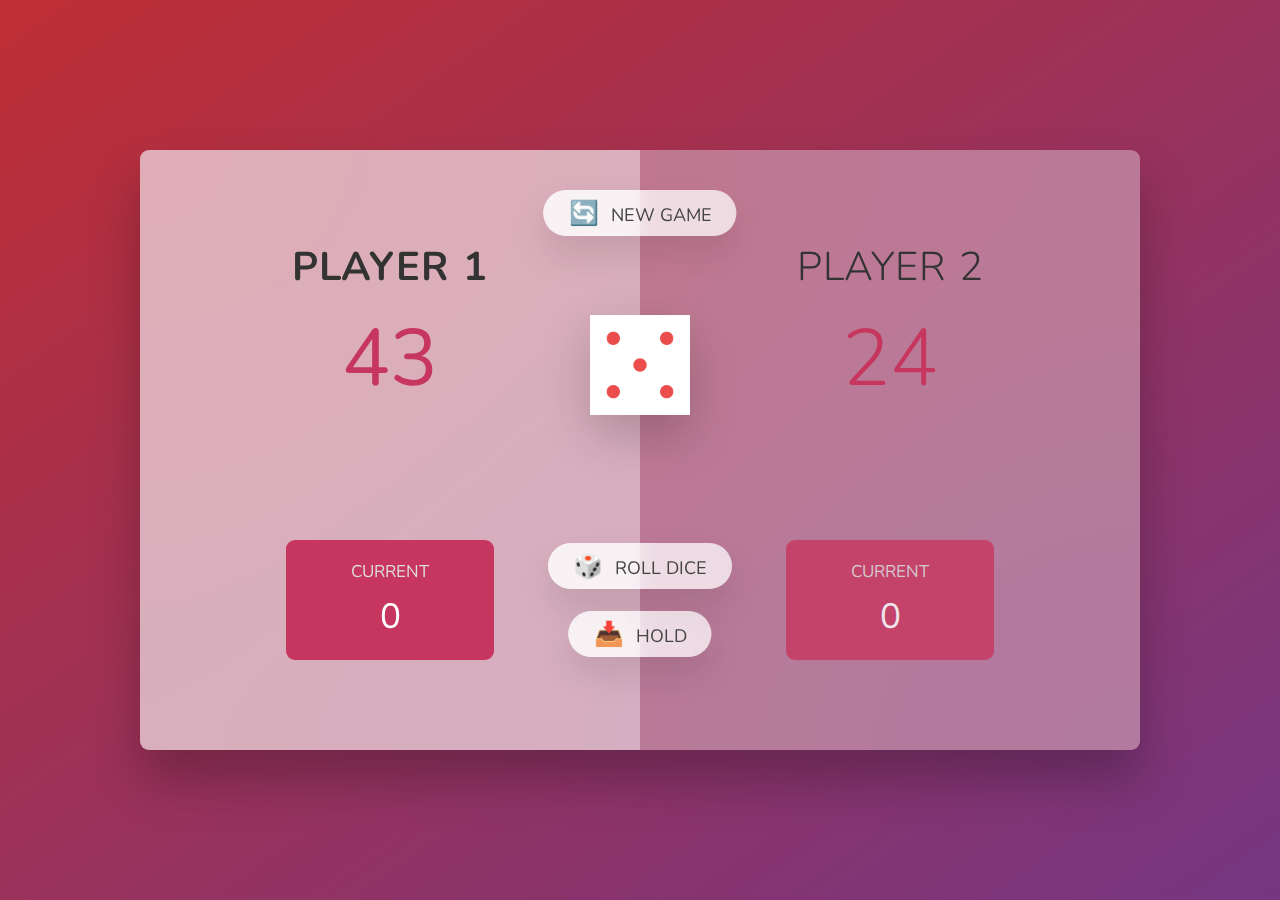
<file: index.html>
<!DOCTYPE html>
<html lang="en">
  <head>
    <meta charset="UTF-8" />
    <meta name="viewport" content="width=device-width, initial-scale=1.0" />
    <meta http-equiv="X-UA-Compatible" content="ie=edge" />
    <link rel="stylesheet" href="style.css" />
    <title>Pig Game</title>
  </head>
  <body>
    <main>


      <section class="player player--0 player--active">
        <h2 class="name" id="name--0">Player 1</h2>
        <p class="score" id="score--0">43</p>
        <div class="current">
          <p class="current-label">Current</p>
          <p class="current-score" id="current--0">0</p>
        </div>
      </section>


      <section class="player player--1">
        <h2 class="name" id="name--1">Player 2</h2>
        <p class="score" id="score--1">24</p>
        <div class="current">
          <p class="current-label">Current</p>
          <p class="current-score" id="current--1">0</p>
        </div>
      </section>

      <img src="dice-5.png" alt="Playing dice" class="dice" />

      <button class="btn btn--new">🔄 New game</button>

      <button class="btn btn--roll">🎲 Roll dice</button>

      <button class="btn btn--hold">📥 Hold</button>
      
    </main>
   <!-- <script src="script.js"></script> -->
  </body>
</html>
</file>
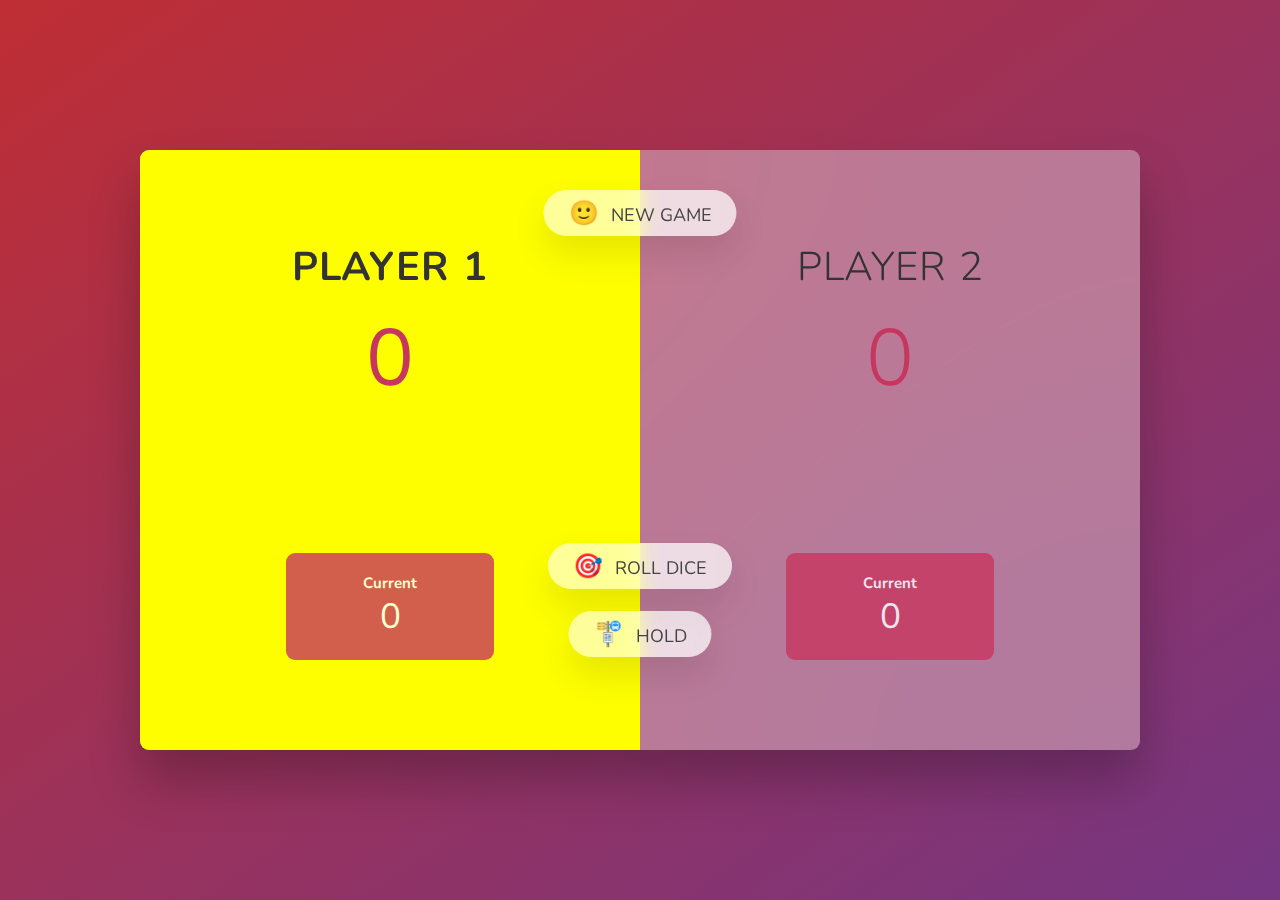
<file: index1.html>
<!DOCTYPE html>
<html lang="en">
<head>
  <meta charset="UTF-8">
  <meta http-equiv="X-UA-Compatible" content="IE=edge">
  <meta name="viewport" content="width=device-width, initial-scale=1.0">
  <title>Pig game</title>

  <link rel="stylesheet" href="./style1.css">
</head>
<body>

  <main>

    <!-- ---------player-1----------- -->

  <section class="player player-0 player-active">
   <h2 class="name" id="name-0">Player 1</h2>
   <p class="score" id="score-0">43</p>
   <div class="current">
     <h2 class="current-label-0">Current</h2>
     <p class="current-score" id="current-score-0">0</p>
   </div>
  </section>
     
<!-- --------------player-2------------ -->


<section class="player player-1">
  <h2 class="name" id="name-1">Player 2</h2>
  <p class="score" id="score-1">24</p>
  <div class="current">
    <h2 class="current-label-1">Current</h2>
    <p class="current-score" id="current-score-1">0</p>
  </div>
 </section>

 <!-- -----------game-buttons--------- -->

 <img src="./dice-1.png" alt="rolling over dice" class="dice">
 <button class="btn btn-new"> 🙂 NEW GAME</button>
 <button class="btn btn-roll"> 🎯 ROLL DICE</button>
 <button class="btn btn-hold">🚏 HOLD</button>
  </main>
  

  <script src="./script.js"></script>
</body>
</html>
</file>
<file: style.css>
@import url('https://fonts.googleapis.com/css2?family=Nunito&display=swap');

* {
  margin: 0;
  padding: 0;
  box-sizing: inherit;
}

html {
  font-size: 62.5%;
  box-sizing: border-box;
}

body {
  font-family: 'Nunito', sans-serif;
  font-weight: 400;
  height: 100vh;
  color: #333;
  background-image: linear-gradient(to top left, #753682 0%, #bf2e34 100%);
  display: flex;
  align-items: center;
  justify-content: center;
}

/* LAYOUT */
main {
  position: relative;
  width: 100rem;
  height: 60rem;
  background-color: rgba(255, 255, 255, 0.35);
  backdrop-filter: blur(200px);
  filter: blur();
  box-shadow: 0 3rem 5rem rgba(0, 0, 0, 0.25);
  border-radius: 9px;
  overflow: hidden;
  display: flex;
}

.player {
  flex: 50%;
  padding: 9rem;
  display: flex;
  flex-direction: column;
  align-items: center;
  transition: all 0.75s;
}

/* ELEMENTS */
.name {
  position: relative;
  font-size: 4rem;
  text-transform: uppercase;
  letter-spacing: 1px;
  word-spacing: 2px;
  font-weight: 300;
  margin-bottom: 1rem;
}

.score {
  font-size: 8rem;
  font-weight: 300;
  color: #c7365f;
  margin-bottom: auto;
}

.player--active {
  background-color: rgba(255, 255, 255, 0.4);
}
.player--active .name {
  font-weight: 700;
}
.player--active .score {
  font-weight: 400;
}

.player--active .current {
  opacity: 1;
}

.current {
  background-color: #c7365f;
  opacity: 0.8;
  border-radius: 9px;
  color: #fff;
  width: 65%;
  padding: 2rem;
  text-align: center;
  transition: all 0.75s;
}

.current-label {
  text-transform: uppercase;
  margin-bottom: 1rem;
  font-size: 1.7rem;
  color: #ddd;
}

.current-score {
  font-size: 3.5rem;
}

/* ABSOLUTE POSITIONED ELEMENTS */
.btn {
  position: absolute;
  left: 50%;
  transform: translateX(-50%);
  color: #444;
  background: none;
  border: none;
  font-family: inherit;
  font-size: 1.8rem;
  text-transform: uppercase;
  cursor: pointer;
  font-weight: 400;
  transition: all 0.2s;

  background-color: white;
  background-color: rgba(255, 255, 255, 0.6);
  backdrop-filter: blur(10px);

  padding: 0.7rem 2.5rem;
  border-radius: 50rem;
  box-shadow: 0 1.75rem 3.5rem rgba(0, 0, 0, 0.1);
}

.btn::first-letter {
  font-size: 2.4rem;
  display: inline-block;
  margin-right: 0.7rem;
}

.btn--new {
  top: 4rem;
}
.btn--roll {
  top: 39.3rem;
}
.btn--hold {
  top: 46.1rem;
}

.btn:active {
  transform: translate(-50%, 3px);
  box-shadow: 0 1rem 2rem rgba(0, 0, 0, 0.15);
}

.btn:focus {
  outline: none;
}


.hidden{
  visibility: hidden;
}

.dice {
  position: absolute;
  left: 50%;
  top: 16.5rem;
  transform: translateX(-50%);
  height: 10rem;
  box-shadow: 0 2rem 5rem rgba(0, 0, 0, 0.2);
}

.player--winner {
  background-color: #2f2f2f;
}

.player--winner .name {
  font-weight: 700;
  color: #c7365f;
}
</file>
<file: style1.css>
@import url('https://fonts.googleapis.com/css2?family=Nunito&display=swap');

*{
  box-sizing: inherit;
  margin: 0;
  padding: 0;
}

html{
  font-size: 62.5%;
  box-sizing: border-box;
}

body{
  font-family: 'Nunito', sans-serif;
  font-weight: 400;
  height: 100vh;
  width: 100vw;
  color: #333;
  background-image: linear-gradient(to top left, #753682 0%, #bf2e34 100%);
  display: flex;
  align-items: center;
  justify-content: center;
}
main{
  position: relative;
  width: 100rem;
  height: 60rem;
  background-color: rgba(255,255,255,0.35);
  backdrop-filter: blur(200px);
  filter: blur();
  box-shadow: 0 3rem 5rem rgba(0,0,0,0.25);
  border-radius: 9px;
  overflow: hidden;
  display: flex;
}
.player{
  flex: 50%;
  padding: 9rem;
  display: flex;
  flex-direction: column;
  align-items: center;
  transition: all 0.75s;
}
.name{
  position: relative;
  font-size: 4rem;
  text-transform: uppercase;
  letter-spacing: 1px;
  word-spacing: 2px;
  font-weight: 300;
  margin-bottom: 1rem;
}
.score{
  font-size: 8rem;
  font-weight: 300;
  color: #c7365f;
  margin-bottom: auto;
}
.player-active{
  background-color: rgb(254, 254, 0);
}
.player-active .name{
  font-weight: 700;
}
.player-active .score{
  font-weight: 400;
}
.palyer-active .current{
  opacity: 1;
}
.current{
  background-color: #c7365f;
  opacity: 0.8;
  border-radius: 9px;
  color: #fff;
  width: 65%;
  padding: 2rem;
  text-align: center;
  transition: all 0.75s;
}
.current-label{
  text-transform: uppercase;
  margin-bottom: 1rem;
  font-size: 1.7rem;
  color: #ddd;
}
.current-score{
 font-size: 3.5rem;
}
.btn{
  position: absolute;
  left: 50%;
  transform: translateX(-50%);
  color: #444;
  background: none;
  border: none;
  font-family: inherit;
  font-size: 1.8rem;
  text-transform: uppercase;
  cursor: pointer;
  font-weight: 400;
  transition: all 0.2s;

  background-color: white;
  background-color: rgba(255,255,255,0.6);
  backdrop-filter: blur(10px);

  padding: 0.7rem 2.5rem;
  border-radius: 50rem;
  box-shadow: 0 1.75rem 3.5rem rgba(0,0,0,0.1);
}

.btn::first-letter{
  font-size: 2.4rem;
  display: inline-block;
  margin-right: 0.7rem;
}
.btn-new{
  top: 4rem;
}
.btn-roll{
  top: 39.3rem;
}
.btn-hold{
  top: 46.1rem;
}
.btn:active{
  transform: translate(-50%,13px);
  box-shadow: 0 1rem 2rem rgba(0,0,0,0.15);
}
.btn:focus{
  outline: none;
}
.dice{
  position: absolute;
  left: 50%;
  top: 16.5rem;
  transform: translateX(-50%);
  height: 10rem;
  box-shadow: 0 2rem 5rem rgba(0,0,0,0.2);
}
.player-winner{
  background-color: #2f2f2f;
}
.player-winner .name{
  font-weight: 700;
  color: #c7365f;
}

.hidden{
  display: none;
}
</file>
